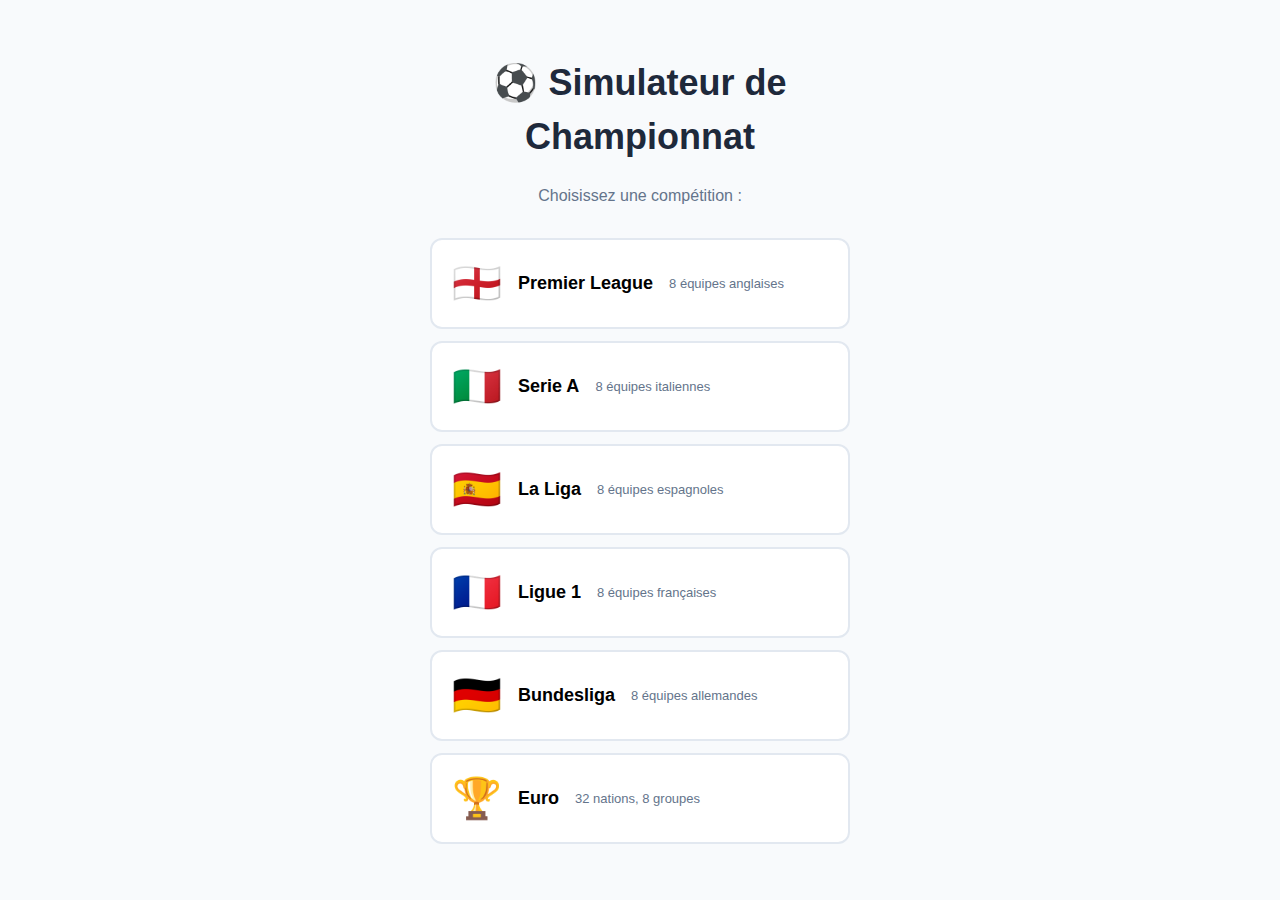
<file: index.html>
<!doctype html>
<html lang="fr">
<head>
  <meta charset="utf-8" />
  <meta name="viewport" content="width=device-width,initial-scale=1" />
  <title>Simulateur de championnat</title>
  <link rel="stylesheet" href="./styles.css">
  <link rel="icon" href="data:image/svg+xml,<svg xmlns='http://www.w3.org/2000/svg' viewBox='0 0 100 100'><circle cx='50' cy='50' r='45' fill='%23fff' stroke='%23000' stroke-width='2'/><path d='M50 10 L65 30 L50 35 L35 30 Z' fill='%23000'/><path d='M50 90 L65 70 L50 65 L35 70 Z' fill='%23000'/><path d='M10 50 L30 35 L35 50 L30 65 Z' fill='%23000'/><path d='M90 50 L70 35 L65 50 L70 65 Z' fill='%23000'/><circle cx='50' cy='50' r='8' fill='%23000'/></svg>">
</head>
<body>
  <!-- Page d'accueil -->
  <div id="home-screen" class="screen active">
    <div class="home-container">
      <h1>⚽ Simulateur de Championnat</h1>
      <p>Choisissez une compétition :</p>
      <div class="competitions-list">
        <button class="competition-btn" data-competition="english-premier" aria-label="Lancer le championnat anglais">
          <div class="competition-icon">🏴󠁧󠁢󠁥󠁮󠁧󠁿</div>
          <div class="competition-name">Premier League</div>
          <div class="competition-desc">8 équipes anglaises</div>
        </button>
        <button class="competition-btn" data-competition="italian-serie" aria-label="Lancer la Serie A italienne">
          <div class="competition-icon">🇮🇹</div>
          <div class="competition-name">Serie A</div>
          <div class="competition-desc">8 équipes italiennes</div>
        </button>
        <button class="competition-btn" data-competition="spanish-laliga" aria-label="Lancer la La Liga espagnole">
          <div class="competition-icon">🇪🇸</div>
          <div class="competition-name">La Liga</div>
          <div class="competition-desc">8 équipes espagnoles</div>
        </button>
        <button class="competition-btn" data-competition="french-ligue1" aria-label="Lancer la Ligue 1 française">
          <div class="competition-icon">🇫🇷</div>
          <div class="competition-name">Ligue 1</div>
          <div class="competition-desc">8 équipes françaises</div>
        </button>
        <button class="competition-btn" data-competition="german-bundesliga" aria-label="Lancer la Bundesliga allemande">
          <div class="competition-icon">🇩🇪</div>
          <div class="competition-name">Bundesliga</div>
          <div class="competition-desc">8 équipes allemandes</div>
        </button>
        <button class="competition-btn" data-competition="euro" aria-label="Lancer l'Euro">
          <div class="competition-icon">🏆</div>
          <div class="competition-name">Euro</div>
          <div class="competition-desc">32 nations, 8 groupes</div>
        </button>
      </div>
    </div>
  </div>

  <!-- Écran du championnat -->
  <div id="championship-screen" class="screen">
    <header>
      <h1 id="championship-title">⚽ Championnat</h1>
      <div class="header-actions">
        <button id="btn-random-all" title="Simuler tous les matches">▶</button>
        <button id="btn-reset" title="Retour à l'accueil">↻</button>
      </div>
    </header>
    <main>
      <section class="matches">
        <!-- Les journées et matches seront injectés ici -->
        <div id="rounds"></div>
      </section>
      <aside class="standings">
        <h2>Classement</h2>
        <table id="table-standings">
          <thead>
            <tr><th>#</th><th>Équipe</th><th>Pts</th><th>Diff</th></tr>
          </thead>
          <tbody></tbody>
        </table>
      </aside>
    </main>
  </div>

  <template id="match-row-template">
    <div class="match-row">
      <div class="team home">
        <span class="kit" aria-hidden="true"></span>
        <span class="name"></span>
      </div>
      <div class="score">
        <input type="number" class="g home-goals" min="0" aria-label="Buts domicile" />
        <span class="sep">-</span>
        <input type="number" class="g away-goals" min="0" aria-label="Buts extérieur" />
      </div>
      <div class="team away">
        <span class="name"></span>
        <span class="kit" aria-hidden="true"></span>
      </div>
      <div class="actions">
        <button class="btn-sim" aria-label="Simuler ce match" title="Simuler ce match">▶</button>
      </div>
    </div>
  </template>

  <script src="./config.js"></script>
  <script>
    // Générer dynamiquement le CSS des kits depuis la configuration
    function generateKitsCSS(){
      if(typeof ALL_COMPETITIONS !== 'undefined'){
        const style = document.createElement('style');
        let css = '';

        // Générer les CSS pour tous les kits de toutes les compétitions
        Object.values(ALL_COMPETITIONS).forEach(comp => {
          // Gérer le cas de l'Euro qui a une fonction getTeams()
          const teams = comp.getTeams ? comp.getTeams() : comp.teams;
          if(!teams) return;

          teams.forEach(team => {
            const shadow = team.kit.shadow === 'inset'
              ? ';box-shadow:0 1px 3px rgba(0,0,0,0.15) inset'
              : '';
            css += `.kit.team-${team.id}{background:${team.kit.bg}${shadow}}\n`;
          });
        });

        style.textContent = css;
        document.head.appendChild(style);
      } else if(typeof COMPETITIONS !== 'undefined'){
        // Fallback pour les anciennes versions
        const style = document.createElement('style');
        let css = '';
        Object.values(COMPETITIONS).forEach(comp => {
          comp.teams.forEach(team => {
            const shadow = team.kit.shadow === 'inset'
              ? ';box-shadow:0 1px 3px rgba(0,0,0,0.15) inset'
              : '';
            css += `.kit.team-${team.id}{background:${team.kit.bg}${shadow}}\n`;
          });
        });
        style.textContent = css;
        document.head.appendChild(style);
      }
    }

    // Générer les CSS dès que le script est chargé
    generateKitsCSS();
  </script>
  <script src="./app.js"></script>
</body>
</html>
</file>
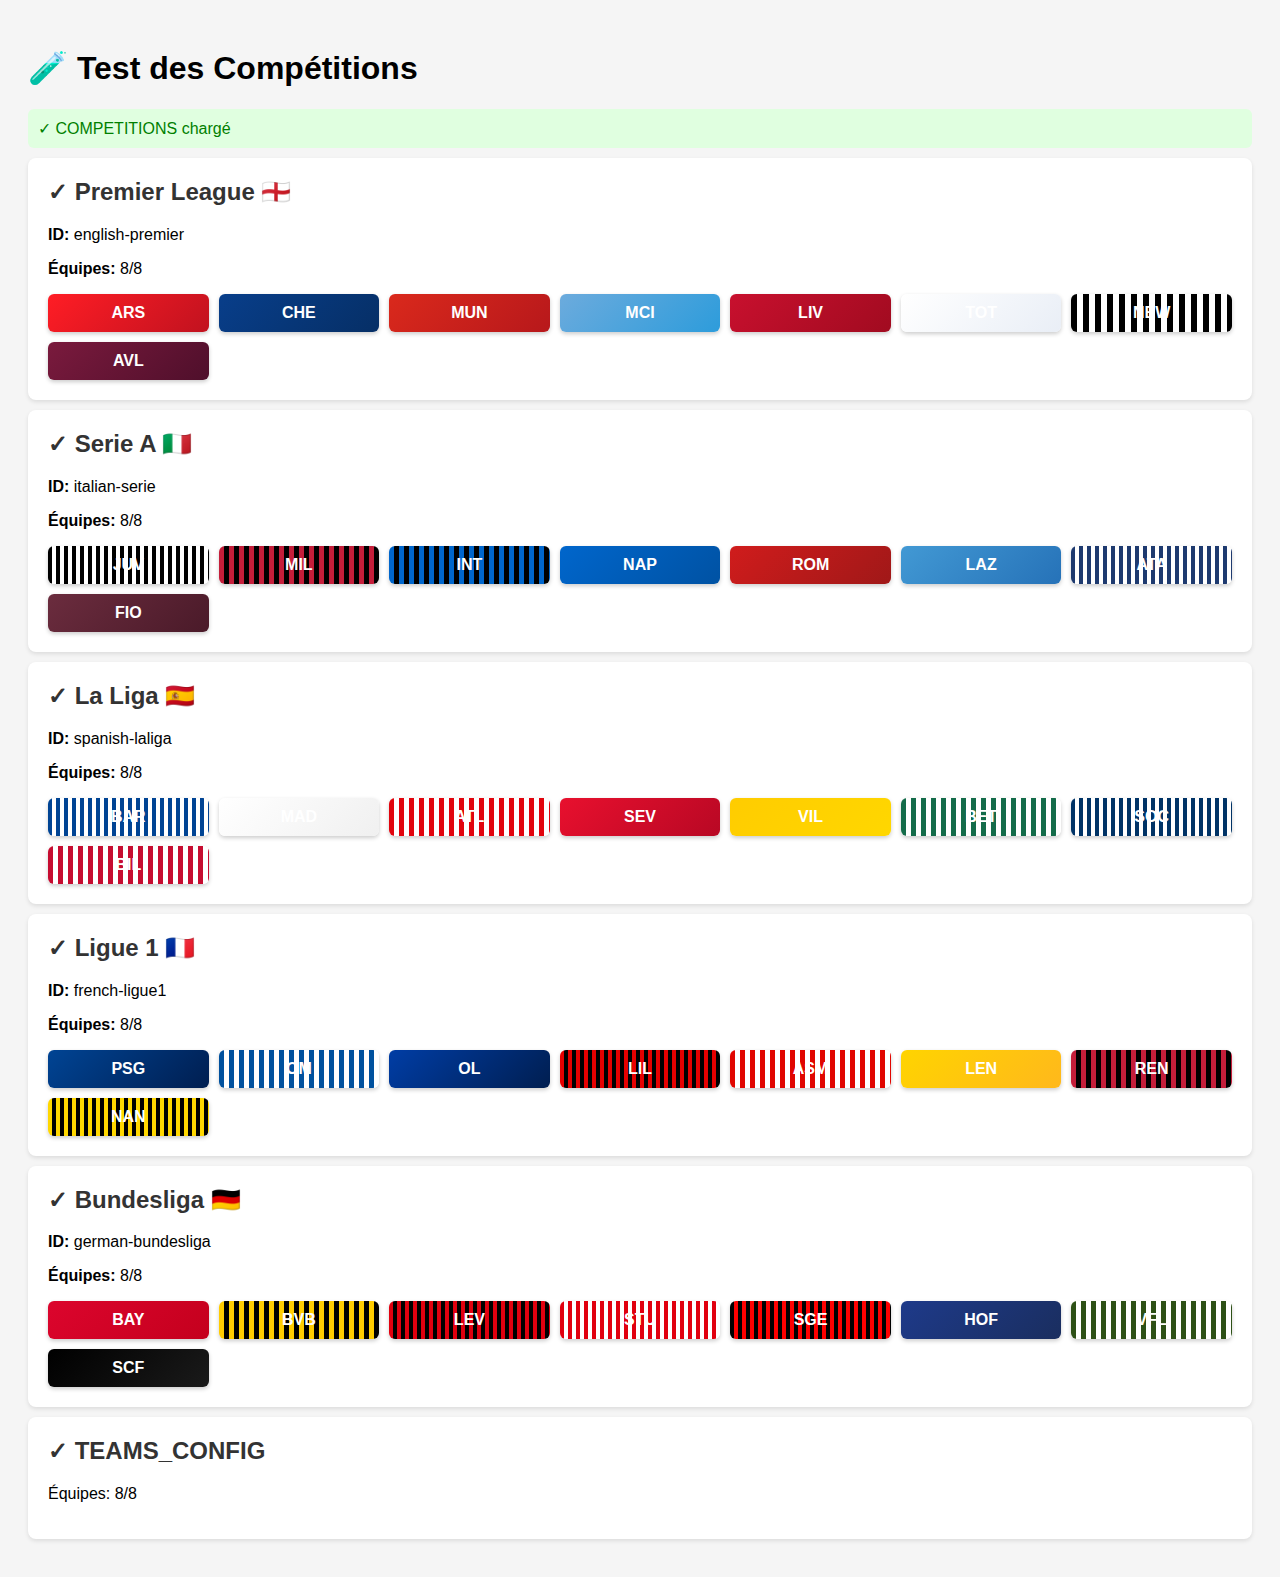
<file: test-competitions.html>
<!DOCTYPE html>
<html lang="fr">
<head>
    <meta charset="UTF-8">
    <title>Test Compétitions</title>
    <style>
        body { font-family: Arial, sans-serif; padding: 20px; background: #f5f5f5; }
        .test-section { background: white; padding: 20px; margin: 10px 0; border-radius: 8px; box-shadow: 0 2px 4px rgba(0,0,0,0.1); }
        h2 { margin-top: 0; color: #333; }
        .teams-list { display: grid; grid-template-columns: repeat(auto-fill, minmax(150px, 1fr)); gap: 10px; }
        .team-item { padding: 10px; border-radius: 6px; color: white; text-align: center; font-weight: bold; box-shadow: 0 2px 4px rgba(0,0,0,0.2); }
        .error { color: red; background: #ffe0e0; padding: 10px; border-radius: 6px; }
        .success { color: green; background: #e0ffe0; padding: 10px; border-radius: 6px; }
    </style>
</head>
<body>
    <h1>🧪 Test des Compétitions</h1>
    <div id="test-results"></div>

    <script src="./config.js"></script>
    <script>
        const resultsDiv = document.getElementById('test-results');

        function addResult(html) {
            const div = document.createElement('div');
            div.innerHTML = html;
            resultsDiv.appendChild(div);
        }

        // Tester les compétitions
        if (typeof COMPETITIONS === 'undefined') {
            addResult('<div class="error">❌ COMPETITIONS non défini</div>');
        } else {
            addResult('<div class="success">✓ COMPETITIONS chargé</div>');

            Object.keys(COMPETITIONS).forEach(compId => {
                const comp = COMPETITIONS[compId];
                const teamsCount = comp.teams ? comp.teams.length : 0;
                const statusClass = teamsCount === 8 ? 'success' : 'error';
                const status = teamsCount === 8 ? '✓' : '❌';

                let html = `
                    <div class="test-section">
                        <h2>${status} ${comp.name} ${comp.country}</h2>
                        <p><strong>ID:</strong> ${compId}</p>
                        <p><strong>Équipes:</strong> ${teamsCount}/8</p>
                        <div class="teams-list">
                `;

                if (comp.teams) {
                    comp.teams.forEach(team => {
                        html += `<div class="team-item" style="background: ${team.kit.bg};">${team.short}</div>`;
                    });
                }

                html += `</div></div>`;
                addResult(html);
            });
        }

        // Tester TEAMS_CONFIG
        if (typeof TEAMS_CONFIG === 'undefined') {
            addResult('<div class="error">❌ TEAMS_CONFIG non défini</div>');
        } else {
            const teamsCount = TEAMS_CONFIG.length;
            const statusClass = teamsCount === 8 ? 'success' : 'error';
            const status = teamsCount === 8 ? '✓' : '❌';
            addResult(`<div class="test-section"><h2>${status} TEAMS_CONFIG</h2><p>Équipes: ${teamsCount}/8</p></div>`);
        }
    </script>
</body>
</html>
</file>
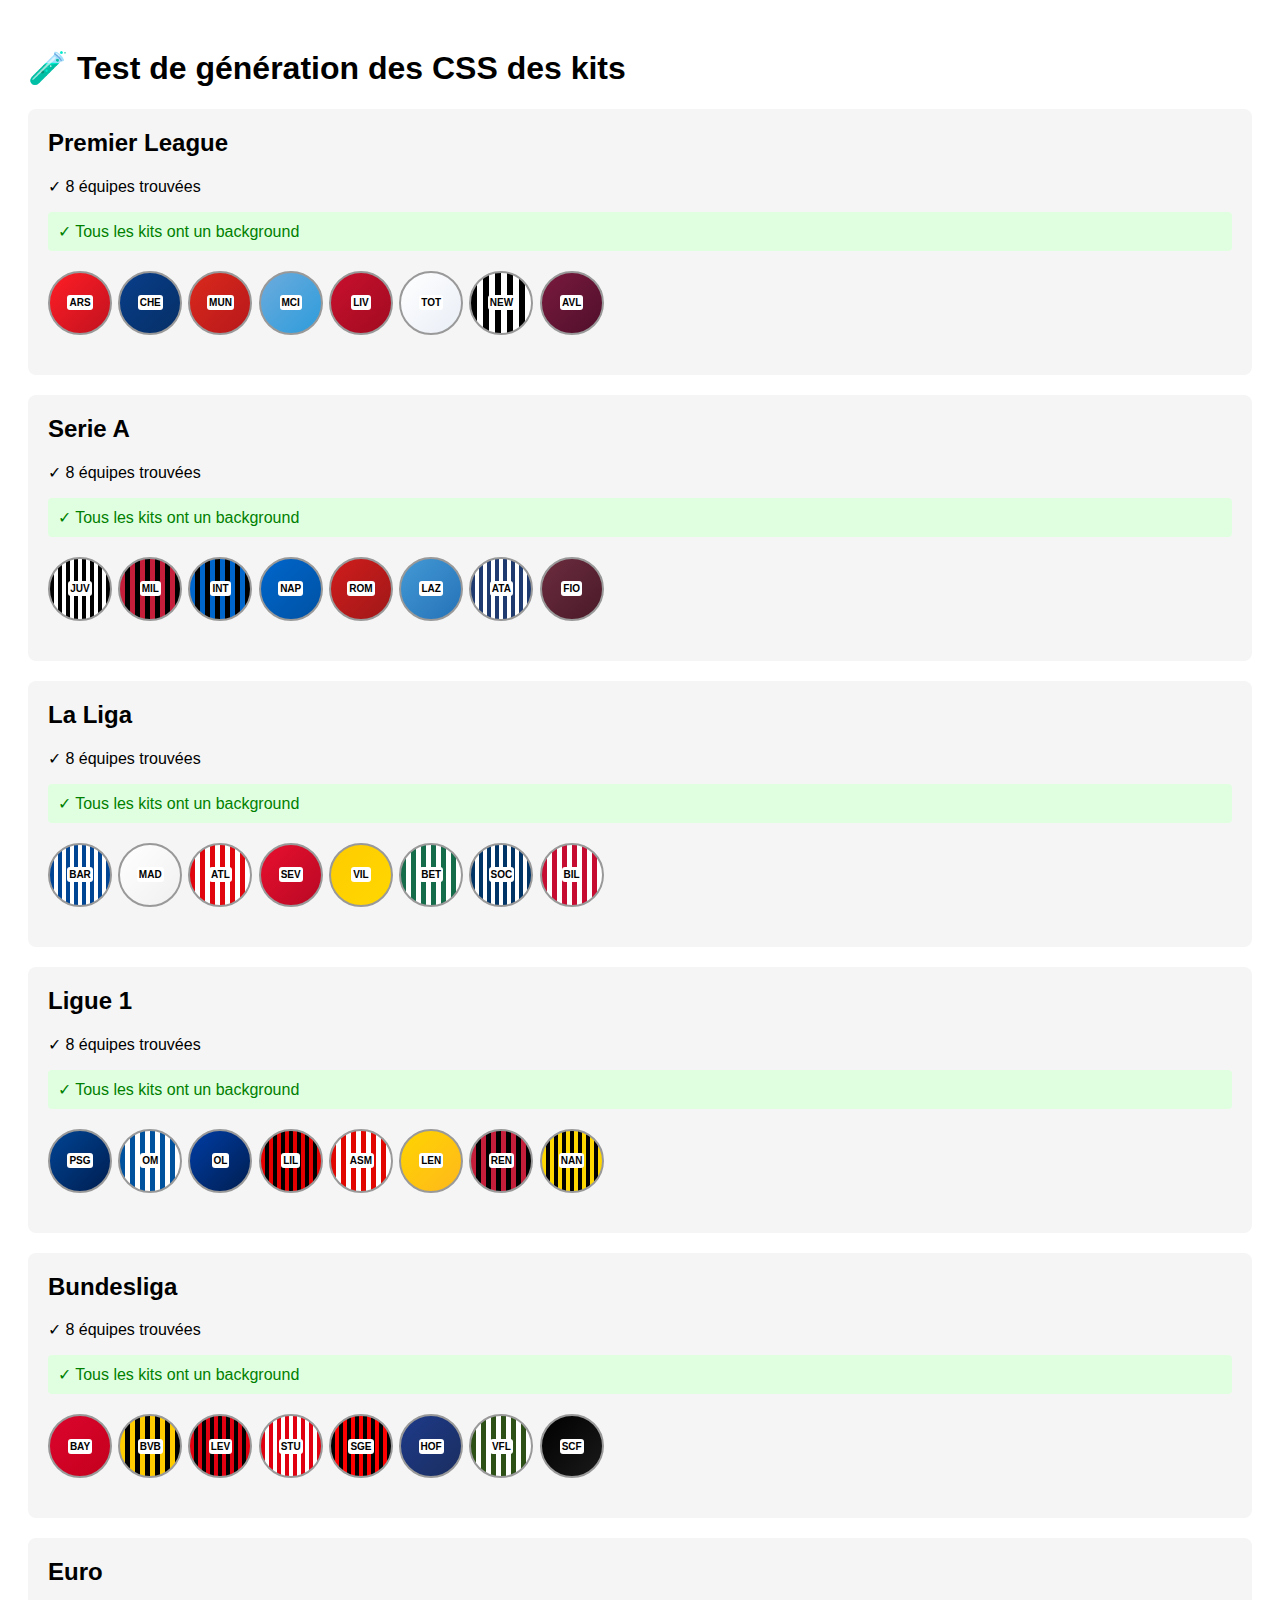
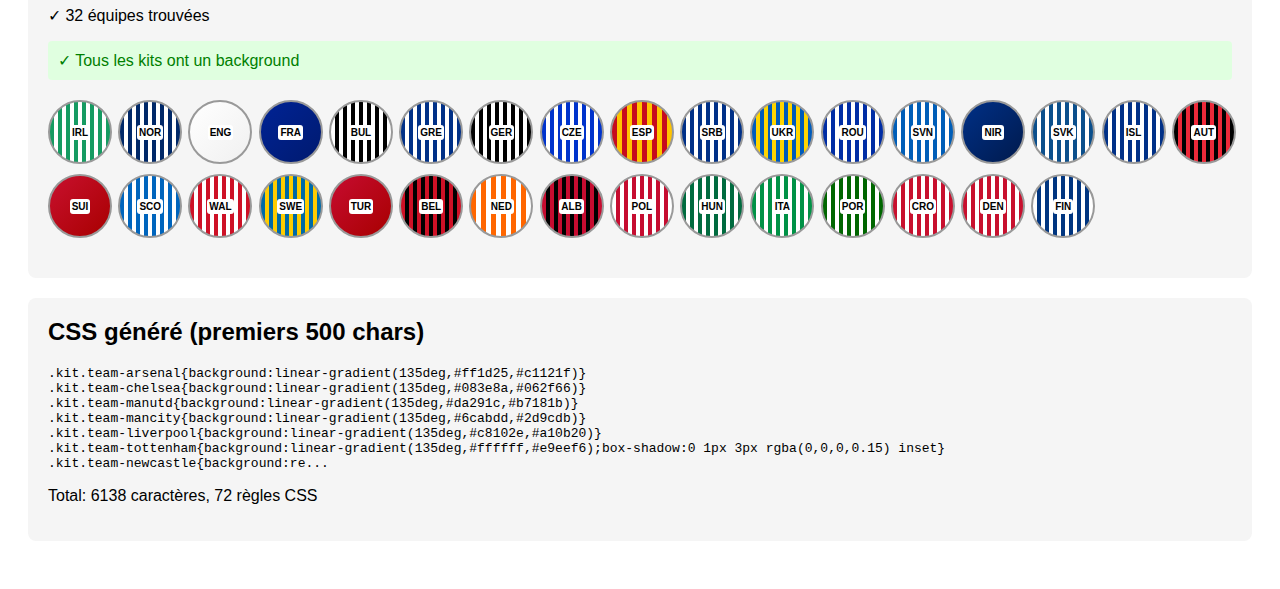
<file: test-kits.html>
<!DOCTYPE html>
<html lang="fr">
<head>
    <meta charset="UTF-8">
    <title>Test CSS Kits</title>
    <style>
        body { font-family: Arial, sans-serif; padding: 20px; }
        .test-section { background: #f5f5f5; padding: 20px; margin: 20px 0; border-radius: 8px; }
        .kit-grid { display: grid; grid-template-columns: repeat(auto-fill, minmax(60px, 1fr)); gap: 10px; margin: 20px 0; }
        .kit-item { width: 60px; height: 60px; border-radius: 50%; border: 2px solid #999; display: flex; align-items: center; justify-content: center; font-size: 10px; text-align: center; }
        .kit-item span { background: white; padding: 2px; border-radius: 3px; font-weight: bold; }
        h2 { margin-top: 0; }
        .error { color: red; background: #ffe0e0; padding: 10px; border-radius: 4px; }
        .success { color: green; background: #e0ffe0; padding: 10px; border-radius: 4px; }
    </style>
</head>
<body>
    <h1>🧪 Test de génération des CSS des kits</h1>
    <div id="results"></div>

    <script src="./config.js"></script>
    <script>
        const results = document.getElementById('results');

        // Test 1: Vérifier ALL_COMPETITIONS
        let html = '';
        if(typeof ALL_COMPETITIONS === 'undefined'){
            html += '<div class="error">❌ ALL_COMPETITIONS non défini</div>';
        } else {
            html += '<div class="success">✓ ALL_COMPETITIONS chargé</div>';

            Object.entries(ALL_COMPETITIONS).forEach(([compId, comp]) => {
                const section = document.createElement('div');
                section.className = 'test-section';

                let sectionHtml = `<h2>${comp.name}</h2>`;

                // Récupérer les équipes
                const teams = comp.getTeams ? comp.getTeams() : comp.teams;

                if(!teams){
                    sectionHtml += '<div class="error">❌ Aucune équipe trouvée</div>';
                } else {
                    sectionHtml += `<p>✓ ${teams.length} équipes trouvées</p>`;

                    // Vérifier que tous les kits ont un 'bg'
                    const missingKits = teams.filter(t => !t.kit || !t.kit.bg);
                    if(missingKits.length > 0){
                        sectionHtml += `<div class="error">❌ ${missingKits.length} équipes sans kit.bg</div>`;
                    } else {
                        sectionHtml += '<div class="success">✓ Tous les kits ont un background</div>';
                    }

                    // Afficher les kits
                    sectionHtml += '<div class="kit-grid">';
                    teams.forEach(team => {
                        const bgStyle = team.kit.bg;
                        sectionHtml += `<div class="kit-item" style="background: ${bgStyle}"><span>${team.short}</span></div>`;
                    });
                    sectionHtml += '</div>';
                }

                section.innerHTML = sectionHtml;
                results.appendChild(section);
            });
        }

        // Test 2: Vérifier la génération du CSS
        const testStyle = document.createElement('style');
        let testCss = '';

        if(typeof ALL_COMPETITIONS !== 'undefined'){
            Object.values(ALL_COMPETITIONS).forEach(comp => {
                const teams = comp.getTeams ? comp.getTeams() : comp.teams;
                if(!teams) return;

                teams.forEach(team => {
                    const shadow = team.kit.shadow === 'inset'
                        ? ';box-shadow:0 1px 3px rgba(0,0,0,0.15) inset'
                        : '';
                    testCss += `.kit.team-${team.id}{background:${team.kit.bg}${shadow}}\n`;
                });
            });
        }

        testStyle.textContent = testCss;
        document.head.appendChild(testStyle);

        // Afficher un exemple de CSS généré
        const section = document.createElement('div');
        section.className = 'test-section';
        section.innerHTML = `
            <h2>CSS généré (premiers 500 chars)</h2>
            <pre>${testCss.substring(0, 500)}...</pre>
            <p>Total: ${testCss.length} caractères, ${(testCss.match(/\.kit\.team-/g) || []).length} règles CSS</p>
        `;
        results.appendChild(section);
    </script>
</body>
</html>
</file>
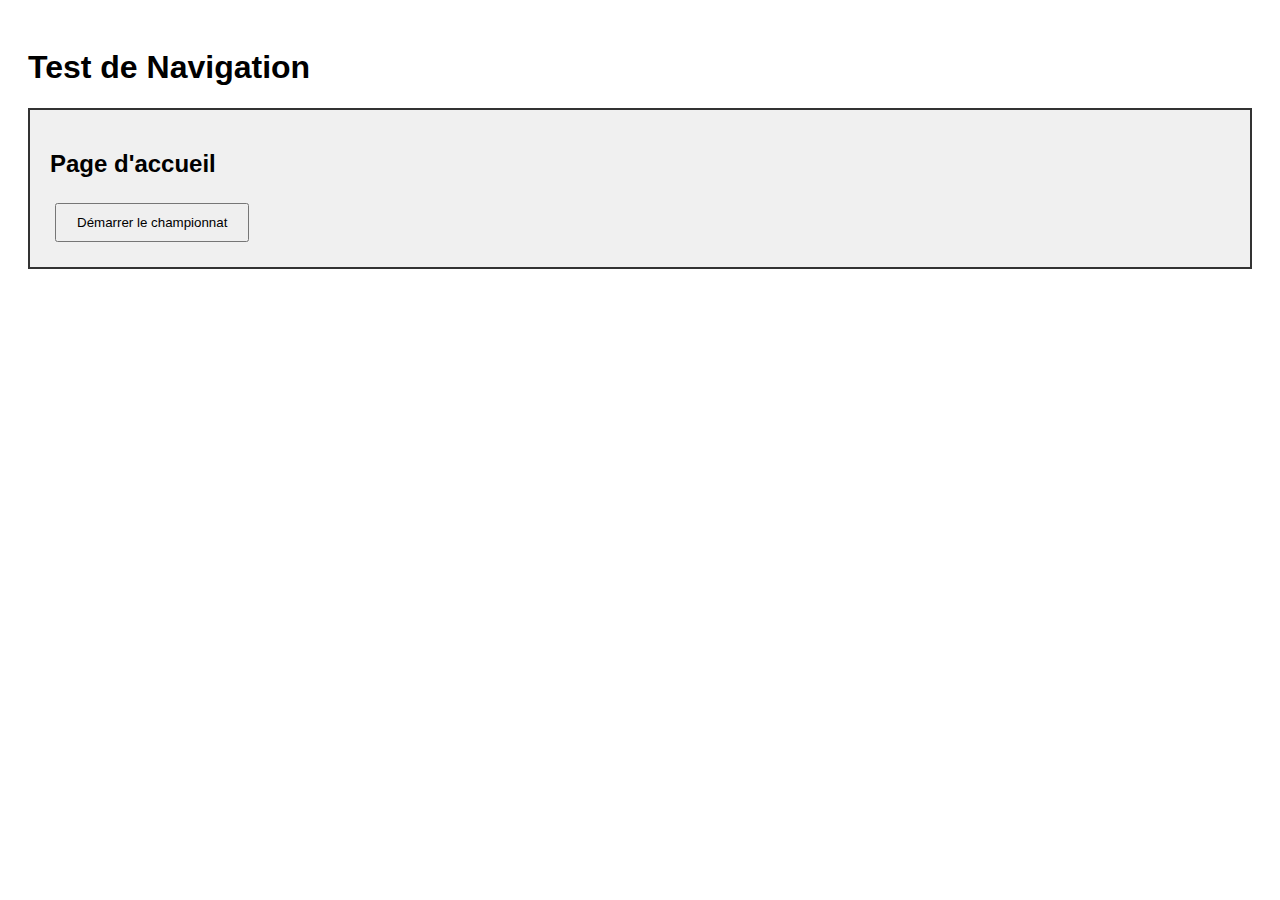
<file: test.html>
<!DOCTYPE html>
<html lang="fr">
<head>
    <meta charset="UTF-8">
    <title>Test Navigation</title>
    <style>
        body { font-family: Arial, sans-serif; padding: 20px; }
        .screen { display: none; padding: 20px; border: 2px solid #333; margin: 10px 0; }
        .screen.active { display: block; background-color: #f0f0f0; }
        button { padding: 10px 20px; margin: 5px; cursor: pointer; }
    </style>
</head>
<body>
    <h1>Test de Navigation</h1>

    <div id="home-screen" class="screen active">
        <h2>Page d'accueil</h2>
        <button id="start-btn">Démarrer le championnat</button>
    </div>

    <div id="championship-screen" class="screen">
        <h2>Championnat</h2>
        <button id="back-btn">Retour à l'accueil</button>
        <p>Contenu du championnat ici...</p>
    </div>

    <script>
        function showScreen(screenId) {
            console.log('showScreen appelé avec:', screenId);
            document.querySelectorAll('.screen').forEach(s => {
                s.classList.remove('active');
                console.log('Classe active supprimée de:', s.id);
            });
            const screen = document.getElementById(screenId);
            if (screen) {
                screen.classList.add('active');
                console.log('Classe active ajoutée à:', screenId);
            } else {
                console.error('Écran introuvable:', screenId);
            }
        }

        document.getElementById('start-btn').addEventListener('click', () => {
            console.log('Bouton Démarrer cliqué');
            showScreen('championship-screen');
        });

        document.getElementById('back-btn').addEventListener('click', () => {
            console.log('Bouton Retour cliqué');
            showScreen('home-screen');
        });

        console.log('Scripts chargés et initialisés');
    </script>
</body>
</html>
</file>
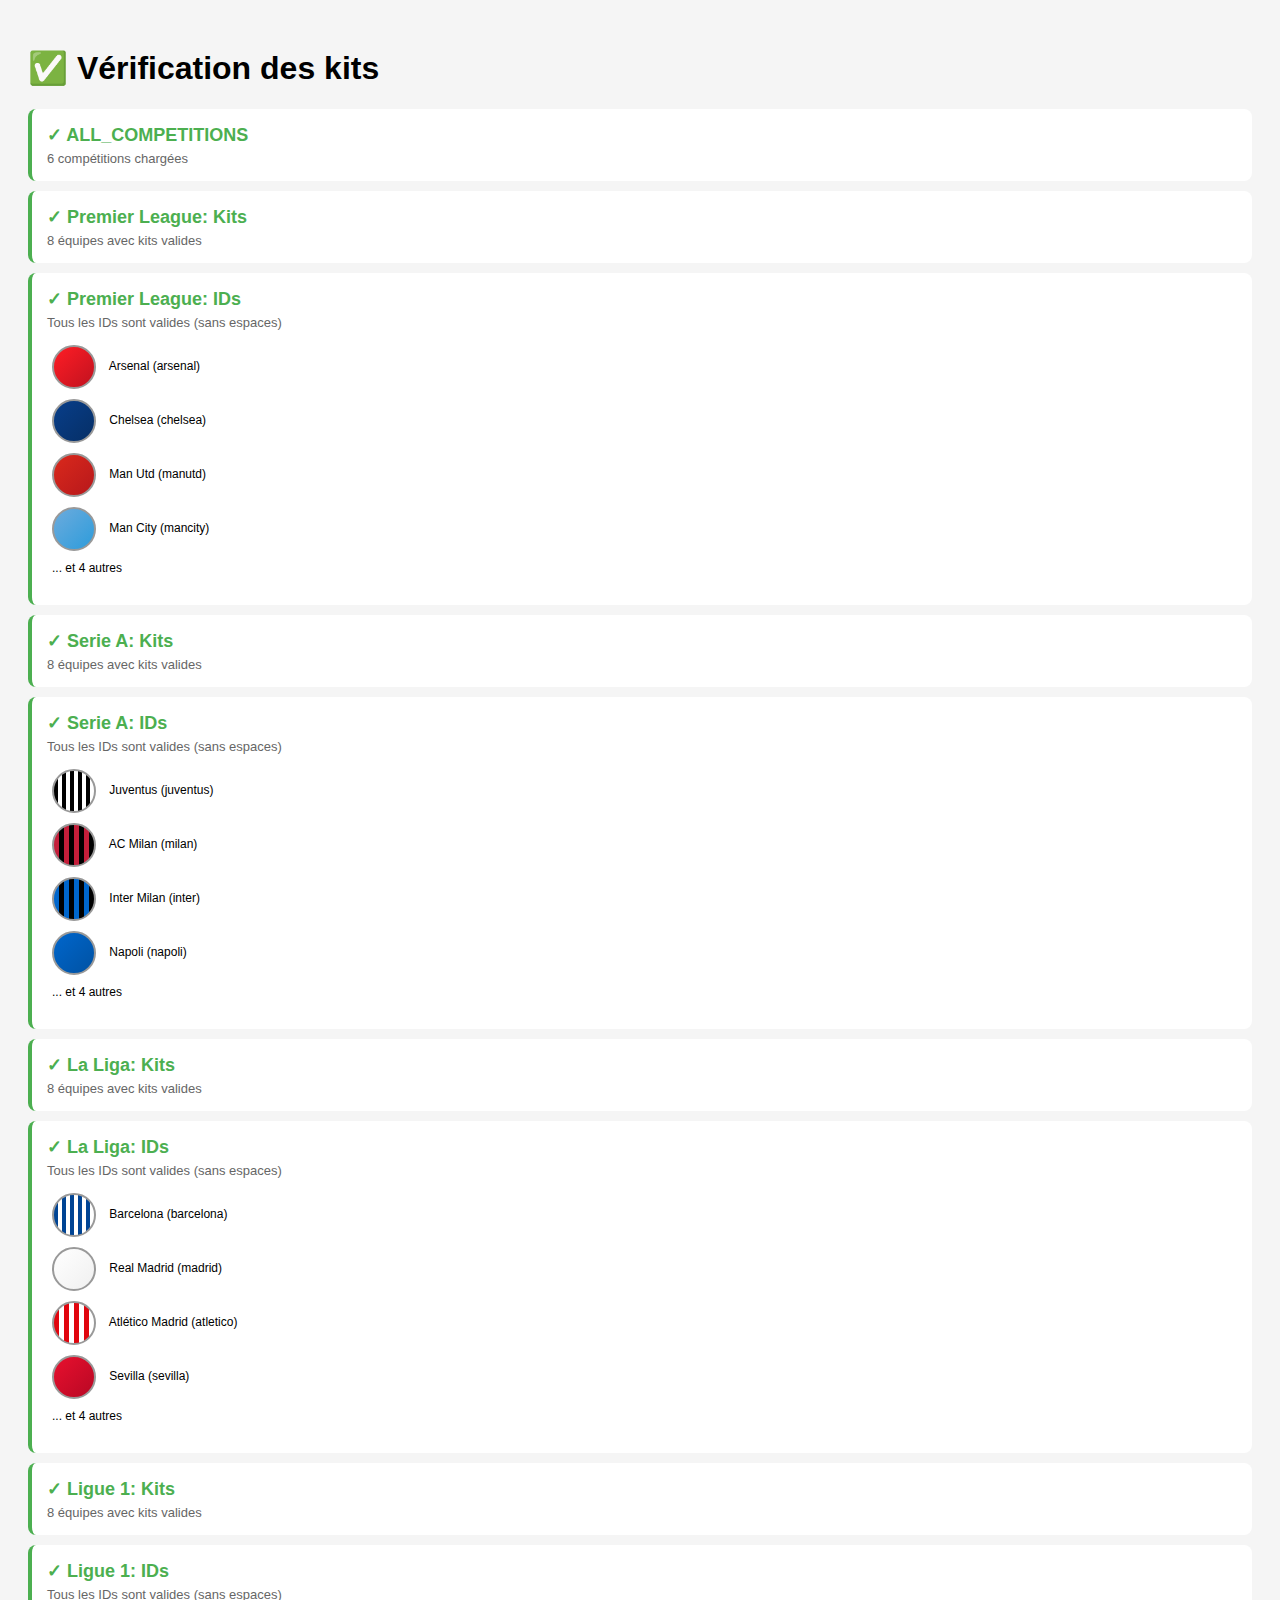
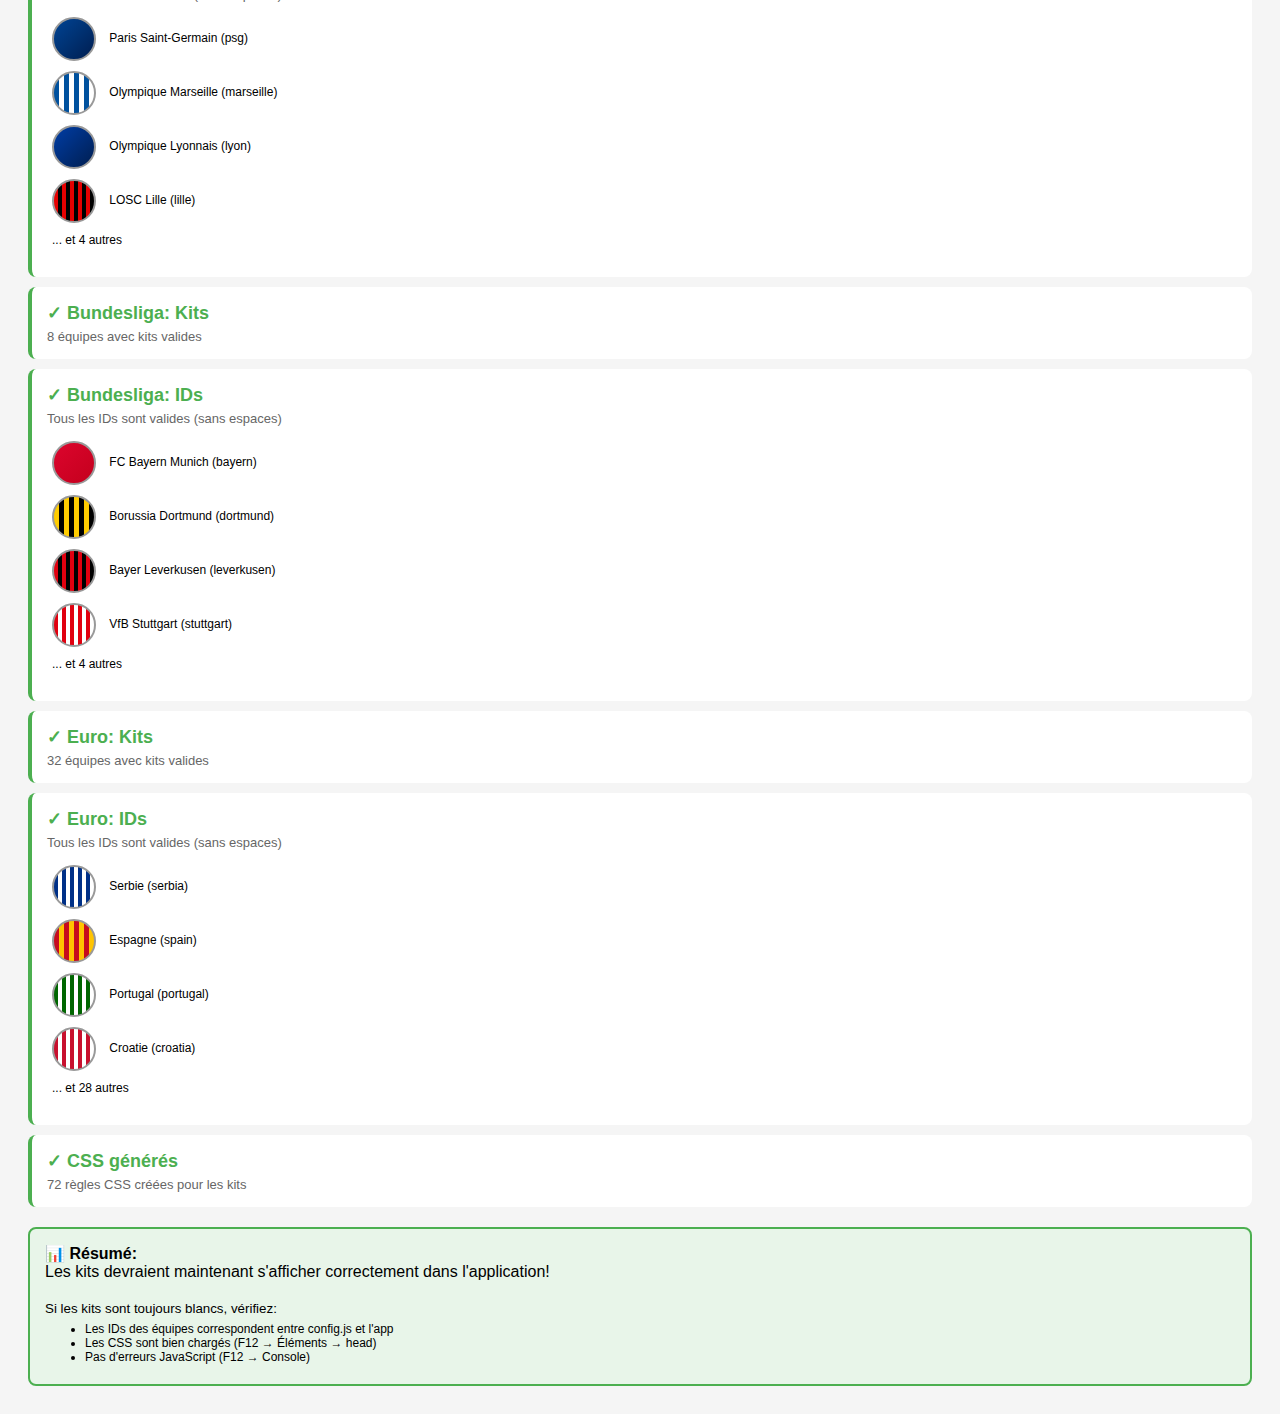
<file: verify-kits.html>
<!DOCTYPE html>
<html lang="fr">
<head>
    <meta charset="UTF-8">
    <title>Vérification finale des kits</title>
    <style>
        body { font-family: Arial, sans-serif; padding: 20px; background: #f5f5f5; }
        .check { background: white; padding: 15px; margin: 10px 0; border-radius: 8px; border-left: 4px solid #ddd; }
        .check.ok { border-left-color: #4caf50; }
        .check.error { border-left-color: #f44336; }
        .status { font-weight: bold; font-size: 18px; }
        .check.ok .status { color: #4caf50; }
        .check.error .status { color: #f44336; }
        .kit-preview { display: inline-block; width: 40px; height: 40px; border-radius: 50%; border: 2px solid #999; vertical-align: middle; margin-right: 10px; }
        .team-list { margin: 10px 0; }
        .team-item { padding: 5px; }
    </style>
</head>
<body>
    <h1>✅ Vérification des kits</h1>
    <div id="checks"></div>

    <script src="./config.js"></script>
    <script>
        const checkDiv = document.getElementById('checks');

        function addCheck(title, isOk, details) {
            const div = document.createElement('div');
            div.className = 'check ' + (isOk ? 'ok' : 'error');
            const status = isOk ? '✓' : '❌';
            div.innerHTML = `
                <div class="status">${status} ${title}</div>
                <div style="margin-top: 5px; font-size: 13px; color: #666;">${details}</div>
            `;
            checkDiv.appendChild(div);
        }

        // Check 1: ALL_COMPETITIONS
        if(typeof ALL_COMPETITIONS === 'undefined'){
            addCheck('ALL_COMPETITIONS', false, 'Non défini');
        } else {
            addCheck('ALL_COMPETITIONS', true, `${Object.keys(ALL_COMPETITIONS).length} compétitions chargées`);
        }

        // Check 2: Équipes et kits
        if(typeof ALL_COMPETITIONS !== 'undefined'){
            Object.entries(ALL_COMPETITIONS).forEach(([compId, comp]) => {
                const teams = comp.getTeams ? comp.getTeams() : comp.teams;

                if(!teams){
                    addCheck(`${comp.name}: Équipes`, false, 'getTeams() ou teams() introuvable');
                    return;
                }

                // Vérifier que chaque équipe a un kit
                const badTeams = teams.filter(t => !t.kit || !t.kit.bg);
                if(badTeams.length > 0){
                    addCheck(`${comp.name}: Kits`, false, `${badTeams.length}/${teams.length} équipes sans kit.bg`);
                } else {
                    addCheck(`${comp.name}: Kits`, true, `${teams.length} équipes avec kits valides`);
                }

                // Vérifier les IDs
                const badIds = teams.filter(t => /\s/.test(t.id));
                if(badIds.length > 0){
                    addCheck(`${comp.name}: IDs`, false, `${badIds.length} équipes avec espaces dans l'ID`);
                } else {
                    addCheck(`${comp.name}: IDs`, true, `Tous les IDs sont valides (sans espaces)`);
                }

                // Aperçu visuel
                const previewDiv = document.createElement('div');
                previewDiv.className = 'team-list';
                teams.slice(0, 4).forEach(team => {
                    const item = document.createElement('div');
                    item.className = 'team-item';
                    item.innerHTML = `<div class="kit-preview" style="background: ${team.kit.bg}"></div> ${team.name} (${team.id})`;
                    previewDiv.appendChild(item);
                });
                if(teams.length > 4){
                    const more = document.createElement('div');
                    more.className = 'team-item';
                    more.textContent = `... et ${teams.length - 4} autres`;
                    previewDiv.appendChild(more);
                }
                previewDiv.style.marginTop = '10px';
                previewDiv.style.fontSize = '12px';
                checkDiv.lastChild.appendChild(previewDiv);
            });
        }

        // Check 3: CSS générés
        const testStyle = document.createElement('style');
        let cssCount = 0;

        if(typeof ALL_COMPETITIONS !== 'undefined'){
            let css = '';
            Object.values(ALL_COMPETITIONS).forEach(comp => {
                const teams = comp.getTeams ? comp.getTeams() : comp.teams;
                if(!teams) return;

                teams.forEach(team => {
                    const shadow = team.kit.shadow === 'inset'
                        ? ';box-shadow:0 1px 3px rgba(0,0,0,0.15) inset'
                        : '';
                    css += `.kit.team-${team.id.replace(/\s+/g,'')}{background:${team.kit.bg}${shadow}}\n`;
                    cssCount++;
                });
            });
            testStyle.textContent = css;
            document.head.appendChild(testStyle);
        }

        addCheck('CSS générés', cssCount > 0, `${cssCount} règles CSS créées pour les kits`);

        // Résumé
        const summary = document.createElement('div');
        summary.style.cssText = 'background: #e8f5e9; padding: 15px; margin-top: 20px; border-radius: 8px; border: 2px solid #4caf50;';
        summary.innerHTML = `
            <strong>📊 Résumé:</strong><br>
            Les kits devraient maintenant s'afficher correctement dans l'application!<br>
            <br>
            <small>Si les kits sont toujours blancs, vérifiez:</small>
            <ul style="margin: 5px 0; font-size: 12px;">
                <li>Les IDs des équipes correspondent entre config.js et l'app</li>
                <li>Les CSS sont bien chargés (F12 → Éléments → head)</li>
                <li>Pas d'erreurs JavaScript (F12 → Console)</li>
            </ul>
        `;
        checkDiv.appendChild(summary);
    </script>
</body>
</html>
</file>
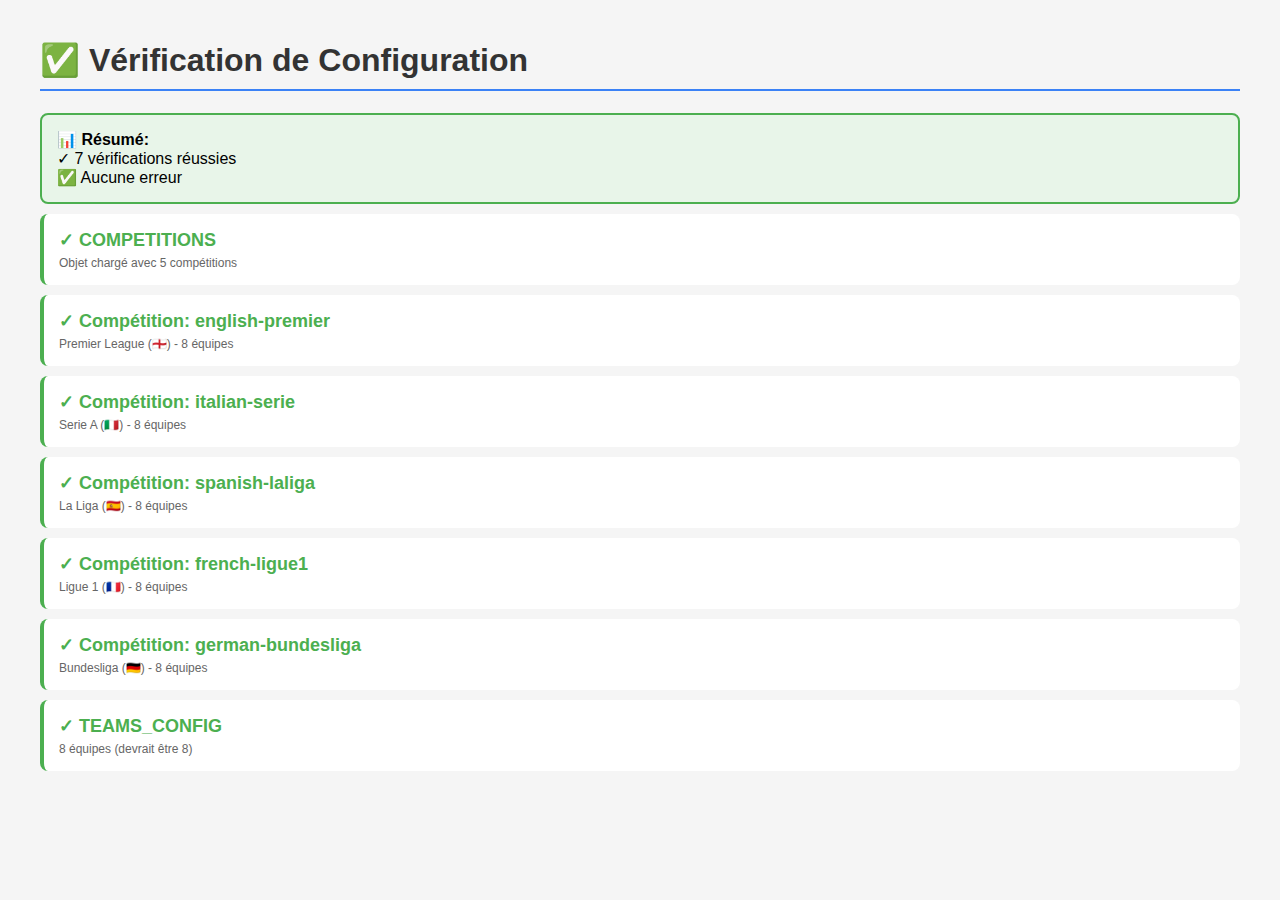
<file: verify.html>
<!DOCTYPE html>
<html lang="fr">
<head>
    <meta charset="UTF-8">
    <title>Vérification Finale</title>
    <style>
        body { font-family: Arial, sans-serif; padding: 20px; background: #f5f5f5; max-width: 1200px; margin: 0 auto; }
        .check-item { background: white; padding: 15px; margin: 10px 0; border-radius: 8px; border-left: 4px solid #ddd; }
        .check-item.ok { border-left-color: #4caf50; }
        .check-item.warn { border-left-color: #ff9800; }
        .check-item.error { border-left-color: #f44336; }
        .status { font-weight: bold; font-size: 18px; }
        .ok .status { color: #4caf50; }
        .warn .status { color: #ff9800; }
        .error .status { color: #f44336; }
        h1 { color: #333; border-bottom: 2px solid #3b82f6; padding-bottom: 10px; }
        .details { font-size: 12px; color: #666; margin-top: 5px; }
    </style>
</head>
<body>
    <h1>✅ Vérification de Configuration</h1>
    <div id="checks"></div>

    <script src="./config.js"></script>
    <script>
        const checksDiv = document.getElementById('checks');

        function addCheck(title, status, details) {
            const div = document.createElement('div');
            const statusClass = status === 'ok' ? 'ok' : (status === 'warn' ? 'warn' : 'error');
            const statusIcon = status === 'ok' ? '✓' : (status === 'warn' ? '⚠️' : '❌');

            div.className = 'check-item ' + statusClass;
            div.innerHTML = `
                <div class="status">${statusIcon} ${title}</div>
                <div class="details">${details}</div>
            `;
            checksDiv.appendChild(div);
        }

        // Vérifier COMPETITIONS
        if (typeof COMPETITIONS === 'undefined') {
            addCheck('COMPETITIONS', 'error', 'Pas défini');
        } else {
            addCheck('COMPETITIONS', 'ok', `Objet chargé avec ${Object.keys(COMPETITIONS).length} compétitions`);

            // Vérifier chaque compétition
            Object.keys(COMPETITIONS).forEach(compId => {
                const comp = COMPETITIONS[compId];
                const teamsCount = comp.teams ? comp.teams.length : 0;
                const status = teamsCount === 8 ? 'ok' : 'error';
                const details = `${comp.name} (${comp.country}) - ${teamsCount} équipes`;
                addCheck(`Compétition: ${compId}`, status, details);

                // Vérifier que chaque équipe a les bons champs
                if (comp.teams && comp.teams.length === 8) {
                    comp.teams.forEach((team, idx) => {
                        if (!team.id || !team.name || !team.kit || !team.kit.bg) {
                            addCheck(`  Équipe ${idx+1}`, 'error', `Données manquantes pour ${team.name}`);
                        }
                    });
                }
            });
        }

        // Vérifier TEAMS_CONFIG
        if (typeof TEAMS_CONFIG === 'undefined') {
            addCheck('TEAMS_CONFIG', 'error', 'Pas défini');
        } else {
            const status = TEAMS_CONFIG.length === 8 ? 'ok' : 'error';
            addCheck('TEAMS_CONFIG', status, `${TEAMS_CONFIG.length} équipes (devrait être 8)`);
        }

        // Résumé
        const allChecks = checksDiv.querySelectorAll('.check-item');
        const okCount = checksDiv.querySelectorAll('.check-item.ok').length;
        const errorCount = checksDiv.querySelectorAll('.check-item.error').length;

        const summary = document.createElement('div');
        summary.style.cssText = 'background: #e8f5e9; padding: 15px; margin-top: 20px; border-radius: 8px; border: 2px solid #4caf50;';
        summary.innerHTML = `
            <strong>📊 Résumé:</strong><br>
            ✓ ${okCount} vérifications réussies<br>
            ${errorCount > 0 ? `❌ ${errorCount} erreurs détectées` : '✅ Aucune erreur'}
        `;
        checksDiv.parentElement.insertBefore(summary, checksDiv);
    </script>
</body>
</html>
</file>
<file: styles.css>
/* Layout compact et moderne */
*{box-sizing:border-box;font-family:-apple-system,BlinkMacSystemFont,'Segoe UI',Roboto,'Helvetica Neue',Arial,sans-serif}
:root{--fs:13px;--gap:6px;--primary:#3b82f6;--primary-light:#60a5fa;--bg:#f8fafc;--card-bg:#fff;--border:#e2e8f0;--text:#1e293b}
body{margin:0;background:var(--bg);color:var(--text);font-size:var(--fs);line-height:1.5}

/* Screens management */
.screen{display:none !important;width:100%;min-height:100vh}
.screen.active{display:flex !important}
#home-screen.active{align-items:center;justify-content:center}
#championship-screen.active{flex-direction:column}

header{display:flex;align-items:center;justify-content:space-between;padding:12px 16px;background:var(--card-bg);border-bottom:1px solid var(--border);box-shadow:0 1px 3px rgba(0,0,0,0.05)}
header h1{margin:0;font-size:16px;font-weight:600;letter-spacing:-0.5px}
.header-actions{display:flex;gap:8px}
main{display:flex;gap:10px;padding:12px;align-items:flex-start}

/* Home screen */
.home-container{text-align:center;padding:40px;max-width:500px}
.home-container h1{font-size:36px;margin:0 0 20px 0}
.home-container>p{font-size:16px;margin:0 0 30px 0;color:#64748b}
.competitions-list{display:flex;flex-direction:column;gap:12px}
.competition-btn{display:flex;align-items:center;gap:16px;padding:20px;border:2px solid var(--border);background:var(--card-bg);border-radius:12px;cursor:pointer;transition:all 0.3s;text-align:left}
.competition-btn:hover{border-color:var(--primary);background:#f0f6ff;box-shadow:0 4px 12px rgba(59,130,246,0.1)}
.competition-btn:active{transform:scale(0.98)}
.competition-icon{font-size:40px}
.competition-name{font-size:18px;font-weight:600}
.competition-desc{font-size:13px;color:#64748b}

/* Matches column: use grid to show multiple rounds side-by-side */
.matches{flex:1}
.matches .rounds-grid{display:grid;grid-template-columns:1fr;gap:10px}
@media(min-width:1100px){.matches .rounds-grid{grid-template-columns:1fr 1fr}}

/* Groupe sections for Euro */
.group-section{margin-bottom:15px}
.group-section h2{margin:0 0 10px 0;font-size:14px;font-weight:600;padding:10px;background:#f0f0f0;border-radius:8px}

/* Knockout sections */
.knockout-section{margin-bottom:15px}
.knockout-section h2{margin:0 0 10px 0;font-size:14px;font-weight:600;padding:10px;background:#e8f4f8;border-left:4px solid var(--primary);border-radius:8px}

/* Knockout match container with winner highlight */
.knockout-match-container{position:relative;margin-bottom:8px;transition:all 0.3s}
.knockout-match-container.has-winner{background:linear-gradient(90deg, rgba(76,175,80,0.1) 0%, rgba(76,175,80,0.05) 100%);border-radius:8px;padding:8px;margin-bottom:25px}

.knockout-match-container .match-row.home-winner .team.home,
.knockout-match-container .match-row.away-winner .team.away{
  opacity:1;
  font-weight:700;
  color:#2e7d32;
}

.knockout-match-container .match-row.home-winner .team.away,
.knockout-match-container .match-row.away-winner .team.home{
  opacity:0.5;
}

.knockout-match-container .match-row.home-winner .team.home .kit,
.knockout-match-container .match-row.away-winner .team.away .kit{
  box-shadow:0 0 8px rgba(76,175,80,0.6), 0 1px 3px rgba(0,0,0,0.1);
  transform:scale(1.1);
}

/* Qualified badge */
.qualified-badge{
  position:absolute;
  right:10px;
  top:50%;
  transform:translateY(-50%);
  background:linear-gradient(135deg, #4caf50, #45a049);
  color:white;
  padding:6px 12px;
  border-radius:20px;
  font-size:11px;
  font-weight:600;
  letter-spacing:0.5px;
  display:flex;
  align-items:center;
  gap:4px;
  box-shadow:0 2px 8px rgba(76,175,80,0.3);
  animation:slideInRight 0.3s ease-out;
}

@keyframes slideInRight{
  from{
    opacity:0;
    transform:translateX(20px);
  }
  to{
    opacity:1;
    transform:translateX(0);
  }
}

.btn-knockout-start,.btn-advance-stage{display:block;width:100%;padding:12px;margin:15px 0;font-size:14px;font-weight:600;background:var(--primary);color:white;border:none;border-radius:8px;cursor:pointer;transition:all 0.2s}
.btn-knockout-start:hover,.btn-advance-stage:hover{background:var(--primary-light);box-shadow:0 4px 8px rgba(59,130,246,0.3)}
.btn-knockout-start:active,.btn-advance-stage:active{transform:scale(0.98)}

.standings{width:240px;background:var(--card-bg);padding:10px;border-radius:10px;border:1px solid var(--border);height:fit-content;position:sticky;top:12px;align-self:flex-start;z-index:5;box-shadow:0 1px 3px rgba(0,0,0,0.05)}
.standings h2{margin:0 0 8px 0;font-size:13px;font-weight:600}
.round{background:var(--card-bg);margin-bottom:8px;padding:8px;border-radius:10px;border:1px solid var(--border);box-shadow:0 1px 2px rgba(0,0,0,0.02)}
.round h3{margin:0 0 8px 0;font-size:12px;font-weight:600;display:flex;align-items:center;justify-content:space-between}
.match-row{display:flex;align-items:center;gap:0;padding:6px;border-radius:8px;transition:background 0.2s}
.match-row:hover{background:#f1f5f9}
.team.home{display:flex;align-items:center;gap:6px;width:140px;min-width:0;justify-content:flex-end;flex-shrink:0;order:1}
.team.home .name{font-weight:600;font-size:12px;white-space:nowrap;overflow:hidden;text-overflow:ellipsis;text-align:right;order:2}
.team.home .kit{width:18px;height:18px;display:inline-block;box-shadow:0 1px 3px rgba(0,0,0,0.1);flex-shrink:0;order:1}
.score{display:flex;align-items:center;gap:6px;font-size:13px;font-weight:600;flex:0 0 auto;padding:0 12px;justify-content:center;order:2}
.score input{width:36px;padding:4px 6px;border-radius:6px;border:none;font-size:13px;text-align:center;transition:all 0.2s;background:transparent;color:#0F87FF;font-weight:bold}
.score input::-webkit-outer-spin-button,.score input::-webkit-inner-spin-button{-webkit-appearance:none;margin:0}
.score input[type=number]{-moz-appearance:textfield}
.score input:focus{outline:none;border-bottom:2px solid var(--primary);background:var(--bg)}
.team.away{display:flex;align-items:center;gap:6px;width:140px;min-width:0;justify-content:flex-start;flex-shrink:0;order:3}
.team.away .kit{width:18px;height:18px;display:inline-block;box-shadow:0 1px 3px rgba(0,0,0,0.1);flex-shrink:0;order:3}
.team.away .name{font-weight:600;font-size:12px;white-space:nowrap;overflow:hidden;text-overflow:ellipsis;text-align:left;order:2}
.actions{margin-left:6px;order:4}
.actions{margin-left:6px}
button{padding:6px 10px;border-radius:6px;border:1px solid var(--border);background:var(--card-bg);cursor:pointer;font-size:13px;transition:all 0.2s;font-weight:500}
button:hover{border-color:var(--primary);background:#f0f6ff;color:var(--primary)}
button:active{transform:scale(0.95)}
#btn-reset,#btn-random-all{padding:8px 12px;font-size:14px}
.btn-sim{padding:6px 8px;font-size:14px;line-height:1;min-width:34px;display:flex;align-items:center;justify-content:center;background:var(--primary);border:none;color:#fff;font-weight:600;box-shadow:0 2px 4px rgba(59,130,246,0.3)}
.btn-sim:hover{background:var(--primary-light);box-shadow:0 4px 8px rgba(59,130,246,0.4)}
.btn-sim:active{transform:scale(0.92)}
.btn-round-sim{padding:6px 8px;font-size:12px;line-height:1;min-width:32px;display:flex;align-items:center;justify-content:center;background:var(--primary);border:none;color:#fff;font-weight:600;box-shadow:0 2px 4px rgba(59,130,246,0.3)}
.btn-round-sim:hover{background:var(--primary-light);box-shadow:0 4px 8px rgba(59,130,246,0.4)}
.btn-round-sim:active{transform:scale(0.92)}
#table-standings{width:100%;border-collapse:collapse;font-size:12px}
#table-standings th{font-weight:600;font-size:12px;text-align:left;padding:6px 4px;border-bottom:1px solid var(--border)}
#table-standings td{padding:6px 4px;border-bottom:1px solid var(--border)}
#table-standings tbody tr:hover{background:#f8fafc}
.pos{width:24px;font-weight:600}
.team-cell{display:flex;align-items:center;gap:6px;font-weight:500}
.team-cell .kit{width:16px;height:16px}
.kit {border-radius:50%;border: 1px solid #bbb;}
/* Kits (styles générés dynamiquement depuis config.js) */
/* Les styles spécifiques de chaque équipe sont injectés via JavaScript */
@media(max-width:900px){main{padding:8px;gap:8px}.matches .rounds-grid{grid-template-columns:1fr}.standings{width:100%;position:sticky;top:0;margin-bottom:8px}}
/* end modern layout */
</file>
